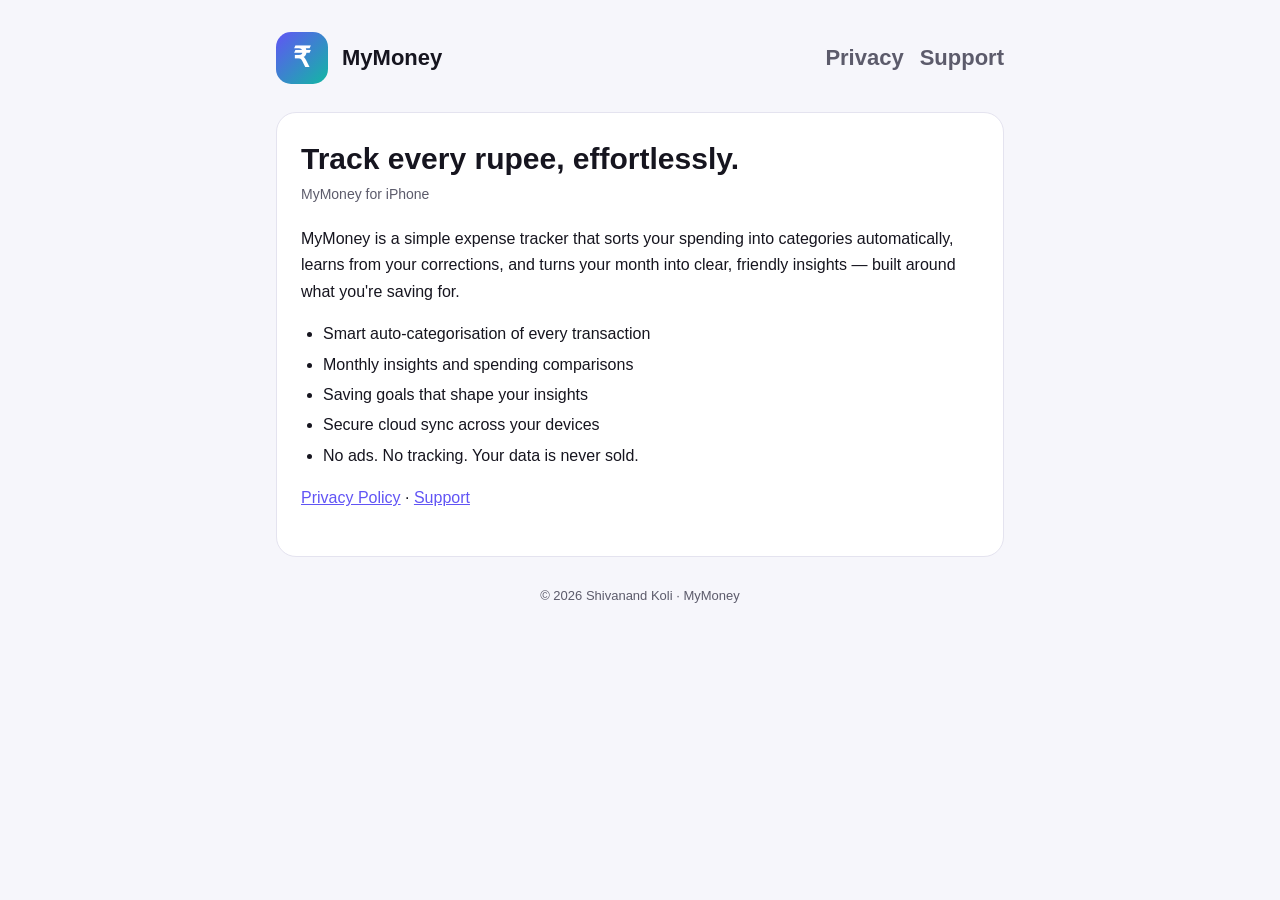
<file: docs/index.html>
<!doctype html>
<html lang="en">
<head>
<meta charset="utf-8">
<meta name="viewport" content="width=device-width, initial-scale=1">
<title>MyMoney – Smart Expense Tracker</title>
<meta name="description" content="MyMoney is a simple, private expense tracker that categorises your spending automatically.">
<link rel="stylesheet" href="style.css">
</head>
<body>
<div class="wrap">
<header>
  <div class="logo" aria-hidden="true">₹</div>
  <a href="index.html">MyMoney</a>
  <nav>
    <a href="privacy.html">Privacy</a>
    <a href="support.html">Support</a>
  </nav>
</header>
<main class="card">
  <h1>Track every rupee, effortlessly.</h1>
  <p class="meta">MyMoney for iPhone</p>
  <p>MyMoney is a simple expense tracker that sorts your spending into categories automatically, learns from your corrections, and turns your month into clear, friendly insights — built around what you're saving for.</p>
  <ul>
    <li>Smart auto-categorisation of every transaction</li>
    <li>Monthly insights and spending comparisons</li>
    <li>Saving goals that shape your insights</li>
    <li>Secure cloud sync across your devices</li>
    <li>No ads. No tracking. Your data is never sold.</li>
  </ul>
  <p><a href="privacy.html">Privacy Policy</a> · <a href="support.html">Support</a></p>
</main>
<footer>© 2026 Shivanand Koli · MyMoney</footer>
</div>
</body>
</html>
</file>
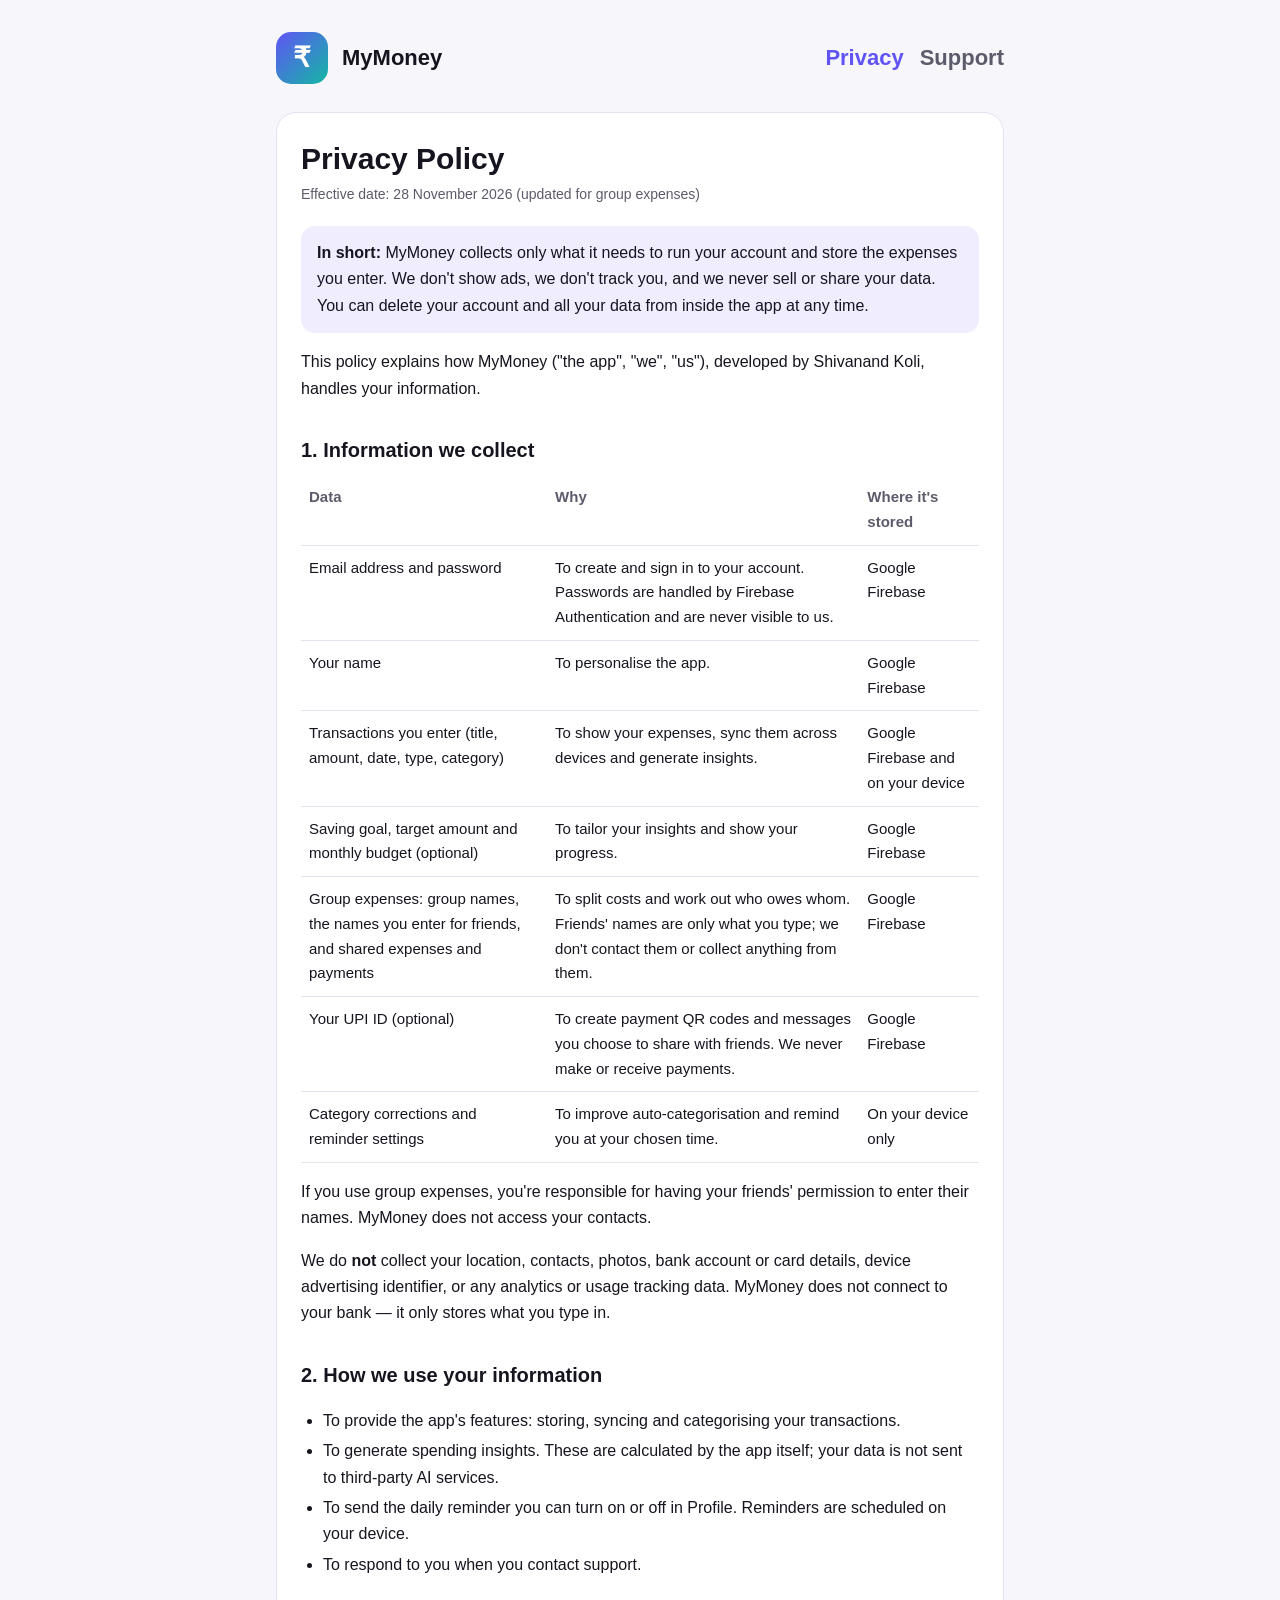
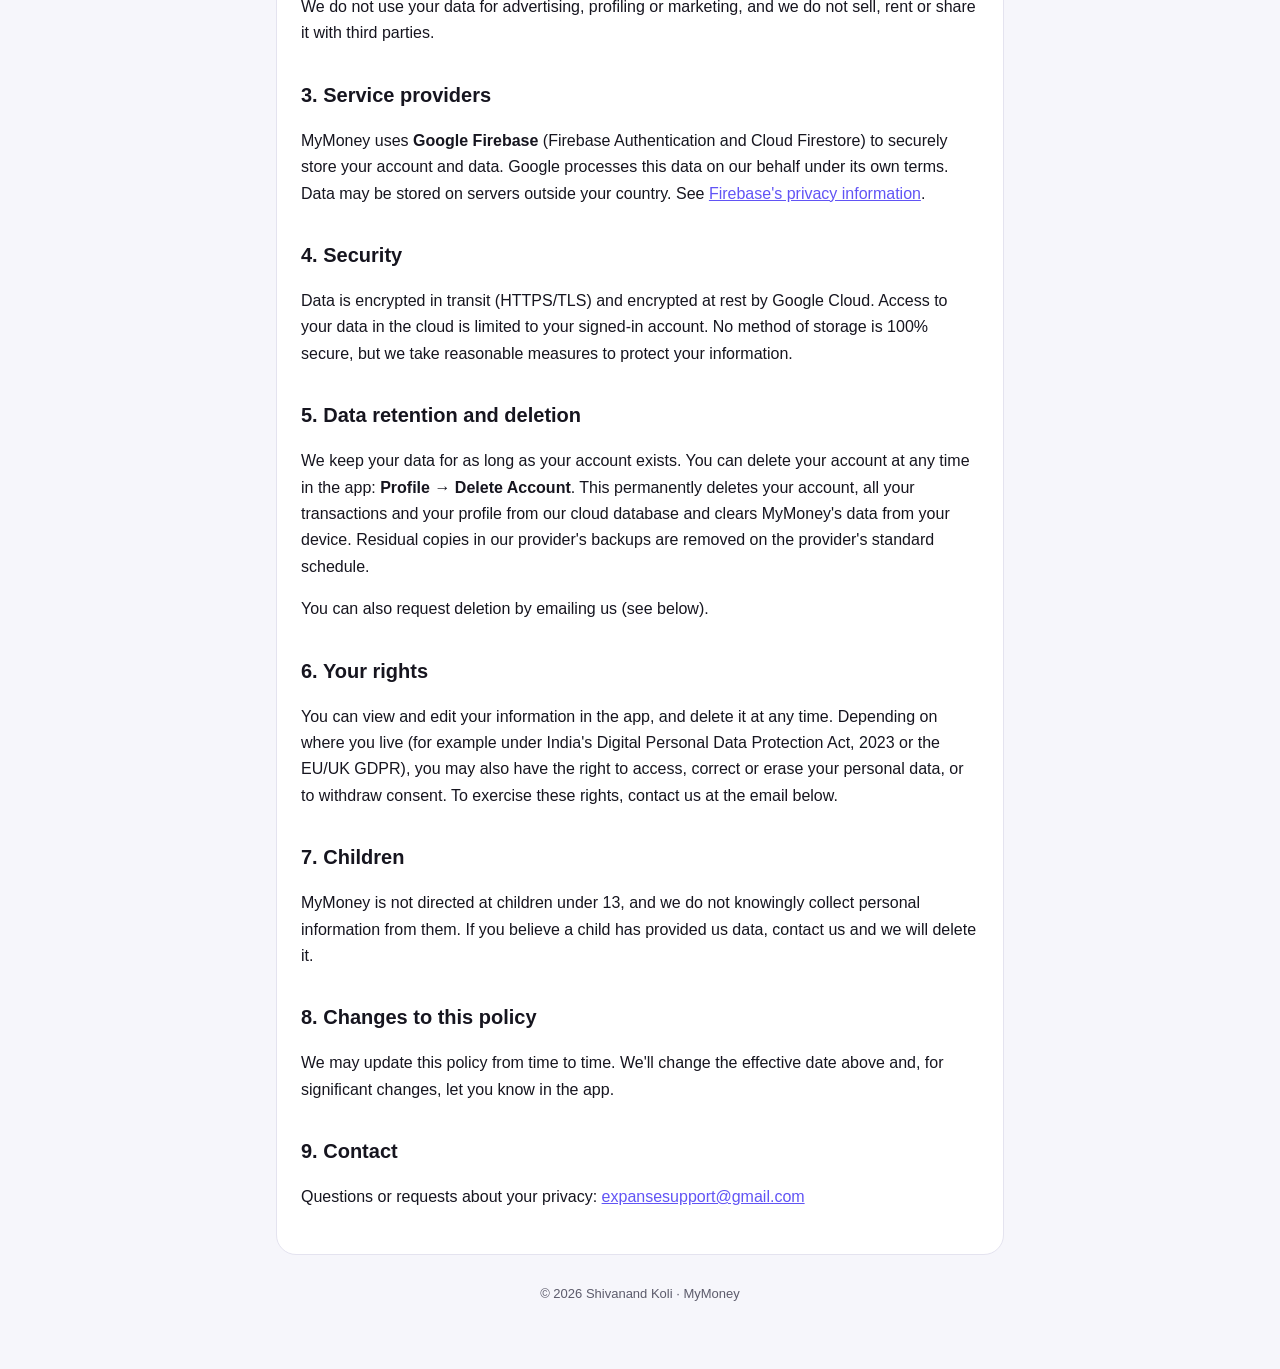
<file: docs/privacy.html>
<!doctype html>
<html lang="en">
<head>
<meta charset="utf-8">
<meta name="viewport" content="width=device-width, initial-scale=1">
<title>MyMoney Privacy Policy</title>
<meta name="description" content="How MyMoney collects, uses and protects your information.">
<link rel="stylesheet" href="style.css">
</head>
<body>
<div class="wrap">
<header>
  <div class="logo" aria-hidden="true">₹</div>
  <a href="index.html">MyMoney</a>
  <nav>
    <a href="privacy.html" aria-current="page">Privacy</a>
    <a href="support.html">Support</a>
  </nav>
</header>
<main class="card">
  <h1>Privacy Policy</h1>
  <p class="meta">Effective date: 28 November 2026 (updated for group expenses)</p>

  <p class="highlight"><strong>In short:</strong> MyMoney collects only what it needs to run your account and store the expenses you enter. We don't show ads, we don't track you, and we never sell or share your data. You can delete your account and all your data from inside the app at any time.</p>

  <p>This policy explains how MyMoney ("the app", "we", "us"), developed by Shivanand Koli, handles your information.</p>

  <h2>1. Information we collect</h2>
  <table>
    <tr><th>Data</th><th>Why</th><th>Where it's stored</th></tr>
    <tr><td>Email address and password</td><td>To create and sign in to your account. Passwords are handled by Firebase Authentication and are never visible to us.</td><td>Google Firebase</td></tr>
    <tr><td>Your name</td><td>To personalise the app.</td><td>Google Firebase</td></tr>
    <tr><td>Transactions you enter (title, amount, date, type, category)</td><td>To show your expenses, sync them across devices and generate insights.</td><td>Google Firebase and on your device</td></tr>
    <tr><td>Saving goal, target amount and monthly budget (optional)</td><td>To tailor your insights and show your progress.</td><td>Google Firebase</td></tr>
    <tr><td>Group expenses: group names, the names you enter for friends, and shared expenses and payments</td><td>To split costs and work out who owes whom. Friends' names are only what you type; we don't contact them or collect anything from them.</td><td>Google Firebase</td></tr>
    <tr><td>Your UPI ID (optional)</td><td>To create payment QR codes and messages you choose to share with friends. We never make or receive payments.</td><td>Google Firebase</td></tr>
    <tr><td>Category corrections and reminder settings</td><td>To improve auto-categorisation and remind you at your chosen time.</td><td>On your device only</td></tr>
  </table>
  <p>If you use group expenses, you're responsible for having your friends' permission to enter their names. MyMoney does not access your contacts.</p>
  <p>We do <strong>not</strong> collect your location, contacts, photos, bank account or card details, device advertising identifier, or any analytics or usage tracking data. MyMoney does not connect to your bank — it only stores what you type in.</p>

  <h2>2. How we use your information</h2>
  <ul>
    <li>To provide the app's features: storing, syncing and categorising your transactions.</li>
    <li>To generate spending insights. These are calculated by the app itself; your data is not sent to third-party AI services.</li>
    <li>To send the daily reminder you can turn on or off in Profile. Reminders are scheduled on your device.</li>
    <li>To respond to you when you contact support.</li>
  </ul>
  <p>We do not use your data for advertising, profiling or marketing, and we do not sell, rent or share it with third parties.</p>

  <h2>3. Service providers</h2>
  <p>MyMoney uses <strong>Google Firebase</strong> (Firebase Authentication and Cloud Firestore) to securely store your account and data. Google processes this data on our behalf under its own terms. Data may be stored on servers outside your country. See <a href="https://firebase.google.com/support/privacy" rel="noopener">Firebase's privacy information</a>.</p>

  <h2>4. Security</h2>
  <p>Data is encrypted in transit (HTTPS/TLS) and encrypted at rest by Google Cloud. Access to your data in the cloud is limited to your signed-in account. No method of storage is 100% secure, but we take reasonable measures to protect your information.</p>

  <h2>5. Data retention and deletion</h2>
  <p>We keep your data for as long as your account exists. You can delete your account at any time in the app: <strong>Profile → Delete Account</strong>. This permanently deletes your account, all your transactions and your profile from our cloud database and clears MyMoney's data from your device. Residual copies in our provider's backups are removed on the provider's standard schedule.</p>
  <p>You can also request deletion by emailing us (see below).</p>

  <h2>6. Your rights</h2>
  <p>You can view and edit your information in the app, and delete it at any time. Depending on where you live (for example under India's Digital Personal Data Protection Act, 2023 or the EU/UK GDPR), you may also have the right to access, correct or erase your personal data, or to withdraw consent. To exercise these rights, contact us at the email below.</p>

  <h2>7. Children</h2>
  <p>MyMoney is not directed at children under 13, and we do not knowingly collect personal information from them. If you believe a child has provided us data, contact us and we will delete it.</p>

  <h2>8. Changes to this policy</h2>
  <p>We may update this policy from time to time. We'll change the effective date above and, for significant changes, let you know in the app.</p>

  <h2>9. Contact</h2>
  <p>Questions or requests about your privacy: <a href="mailto:expansesupport@gmail.com">expansesupport@gmail.com</a></p>
</main>
<footer>© 2026 Shivanand Koli · MyMoney</footer>
</div>
</body>
</html>
</file>
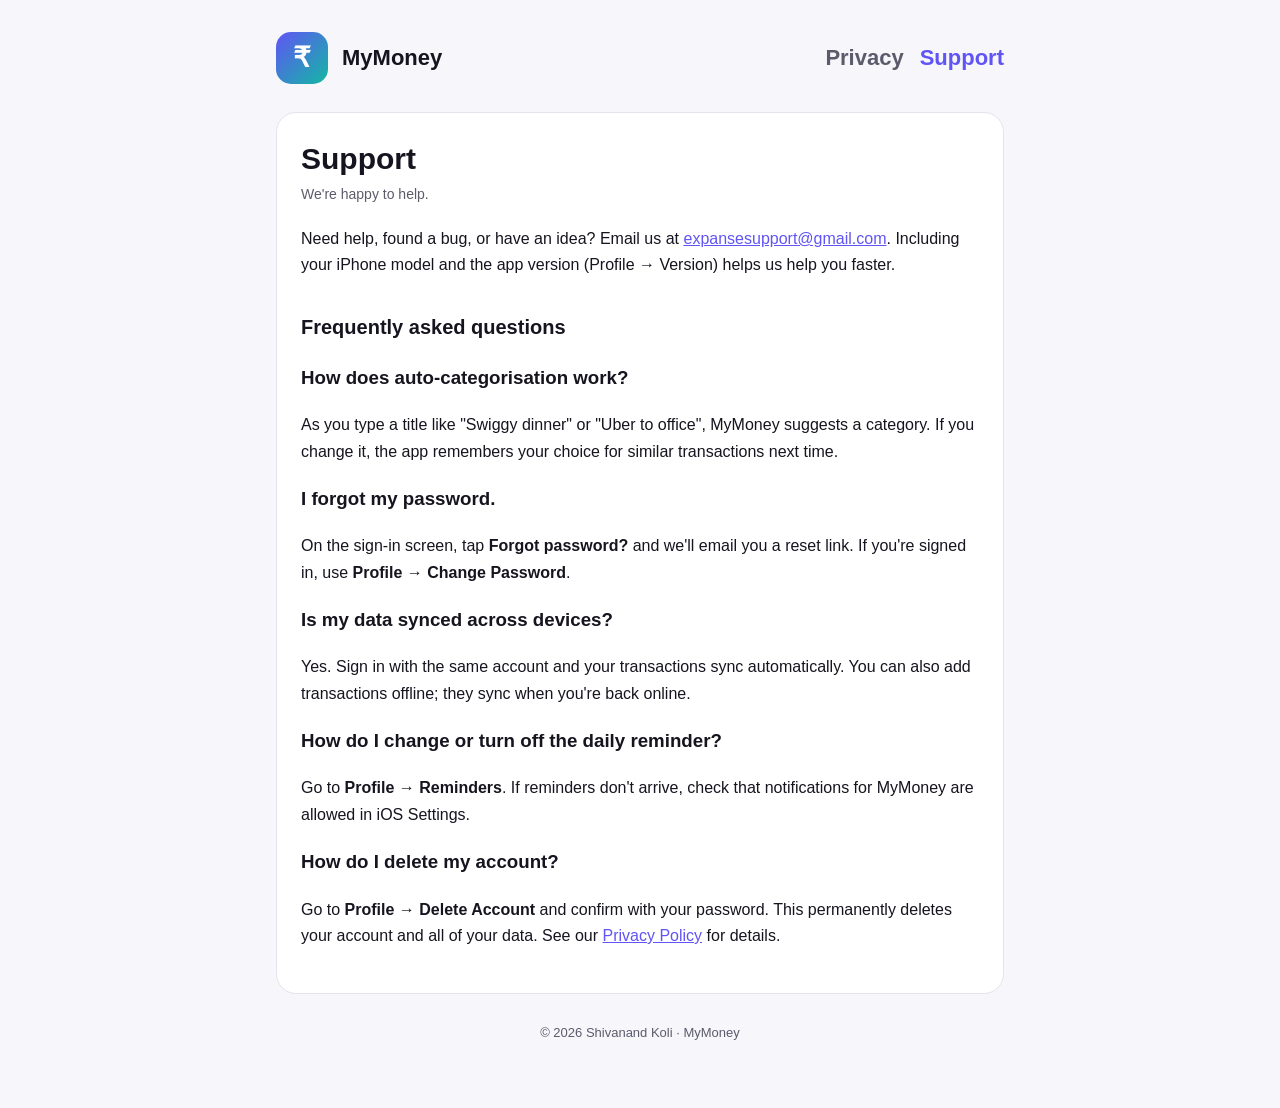
<file: docs/support.html>
<!doctype html>
<html lang="en">
<head>
<meta charset="utf-8">
<meta name="viewport" content="width=device-width, initial-scale=1">
<title>MyMoney Support</title>
<meta name="description" content="Get help with MyMoney.">
<link rel="stylesheet" href="style.css">
</head>
<body>
<div class="wrap">
<header>
  <div class="logo" aria-hidden="true">₹</div>
  <a href="index.html">MyMoney</a>
  <nav>
    <a href="privacy.html">Privacy</a>
    <a href="support.html" aria-current="page">Support</a>
  </nav>
</header>
<main class="card">
  <h1>Support</h1>
  <p class="meta">We're happy to help.</p>
  <p>Need help, found a bug, or have an idea? Email us at <a href="mailto:expansesupport@gmail.com">expansesupport@gmail.com</a>. Including your iPhone model and the app version (Profile → Version) helps us help you faster.</p>

  <h2>Frequently asked questions</h2>

  <h3>How does auto-categorisation work?</h3>
  <p>As you type a title like "Swiggy dinner" or "Uber to office", MyMoney suggests a category. If you change it, the app remembers your choice for similar transactions next time.</p>

  <h3>I forgot my password.</h3>
  <p>On the sign-in screen, tap <strong>Forgot password?</strong> and we'll email you a reset link. If you're signed in, use <strong>Profile → Change Password</strong>.</p>

  <h3>Is my data synced across devices?</h3>
  <p>Yes. Sign in with the same account and your transactions sync automatically. You can also add transactions offline; they sync when you're back online.</p>

  <h3>How do I change or turn off the daily reminder?</h3>
  <p>Go to <strong>Profile → Reminders</strong>. If reminders don't arrive, check that notifications for MyMoney are allowed in iOS Settings.</p>

  <h3>How do I delete my account?</h3>
  <p>Go to <strong>Profile → Delete Account</strong> and confirm with your password. This permanently deletes your account and all of your data. See our <a href="privacy.html">Privacy Policy</a> for details.</p>
</main>
<footer>© 2026 Shivanand Koli · MyMoney</footer>
</div>
</body>
</html>
</file>
<file: docs/style.css>
:root {
  --bg: #f6f6fb; --card: #ffffff; --text: #16151f; --muted: #5c5b6b;
  --line: #e4e3ef; --brand: #6154f5; --brand2: #12b8a3;
}
@media (prefers-color-scheme: dark) {
  :root { --bg: #0f0f14; --card: #1a1a22; --text: #f1f0f7; --muted: #a3a2b3; --line: #2c2b38; --brand: #8b80ff; }
}
* { box-sizing: border-box; }
body {
  margin: 0; background: var(--bg); color: var(--text);
  font: 16px/1.65 -apple-system, BlinkMacSystemFont, "Segoe UI", Roboto, sans-serif;
}
.wrap { max-width: 760px; margin: 0 auto; padding: 32px 16px 64px; }
header { display: flex; align-items: center; gap: 14px; margin-bottom: 28px; }
.logo {
  width: 52px; height: 52px; border-radius: 15px; flex: none;
  background: linear-gradient(135deg, var(--brand), var(--brand2));
  color: #fff; font-size: 28px; font-weight: 700; display: grid; place-items: center;
}
header a { color: inherit; text-decoration: none; font-size: 22px; font-weight: 700; }
nav { margin-left: auto; display: flex; gap: 16px; font-size: 15px; }
nav a { color: var(--muted); text-decoration: none; }
nav a:hover, nav a[aria-current] { color: var(--brand); }
.card { background: var(--card); border: 1px solid var(--line); border-radius: 20px; padding: 28px 24px; }
h1 { font-size: 30px; line-height: 1.2; margin: 0 0 6px; }
h2 { font-size: 20px; margin: 32px 0 8px; }
.meta { color: var(--muted); margin: 0 0 20px; font-size: 14px; }
a { color: var(--brand); }
ul { padding-left: 22px; }
li { margin: 4px 0; }
table { width: 100%; border-collapse: collapse; font-size: 15px; margin: 8px 0; }
th, td { text-align: left; padding: 10px 8px; border-bottom: 1px solid var(--line); vertical-align: top; }
th { color: var(--muted); font-weight: 600; }
.highlight { background: color-mix(in srgb, var(--brand) 10%, transparent); border-radius: 14px; padding: 14px 16px; }
footer { color: var(--muted); font-size: 13px; text-align: center; margin-top: 28px; }
@media (max-width: 520px) {
  header { gap: 10px; }
  .logo { width: 40px; height: 40px; border-radius: 12px; font-size: 22px; }
  header a { font-size: 19px; }
  nav { gap: 12px; font-size: 14px; }
  nav a { font-size: 14px; font-weight: 500; }
  h1 { font-size: 26px; }
  .card { padding: 22px 16px; }
  /* Stack the data table into cards on phones */
  table, tbody, tr, td { display: block; width: 100%; }
  tr:first-child { display: none; }
  tr { border-bottom: 1px solid var(--line); padding: 10px 0; }
  td { border: 0; padding: 2px 0; }
  td:first-child { font-weight: 600; }
  td:last-child { color: var(--muted); font-size: 14px; }
  td:last-child::before { content: "Stored: "; }
}
</file>
